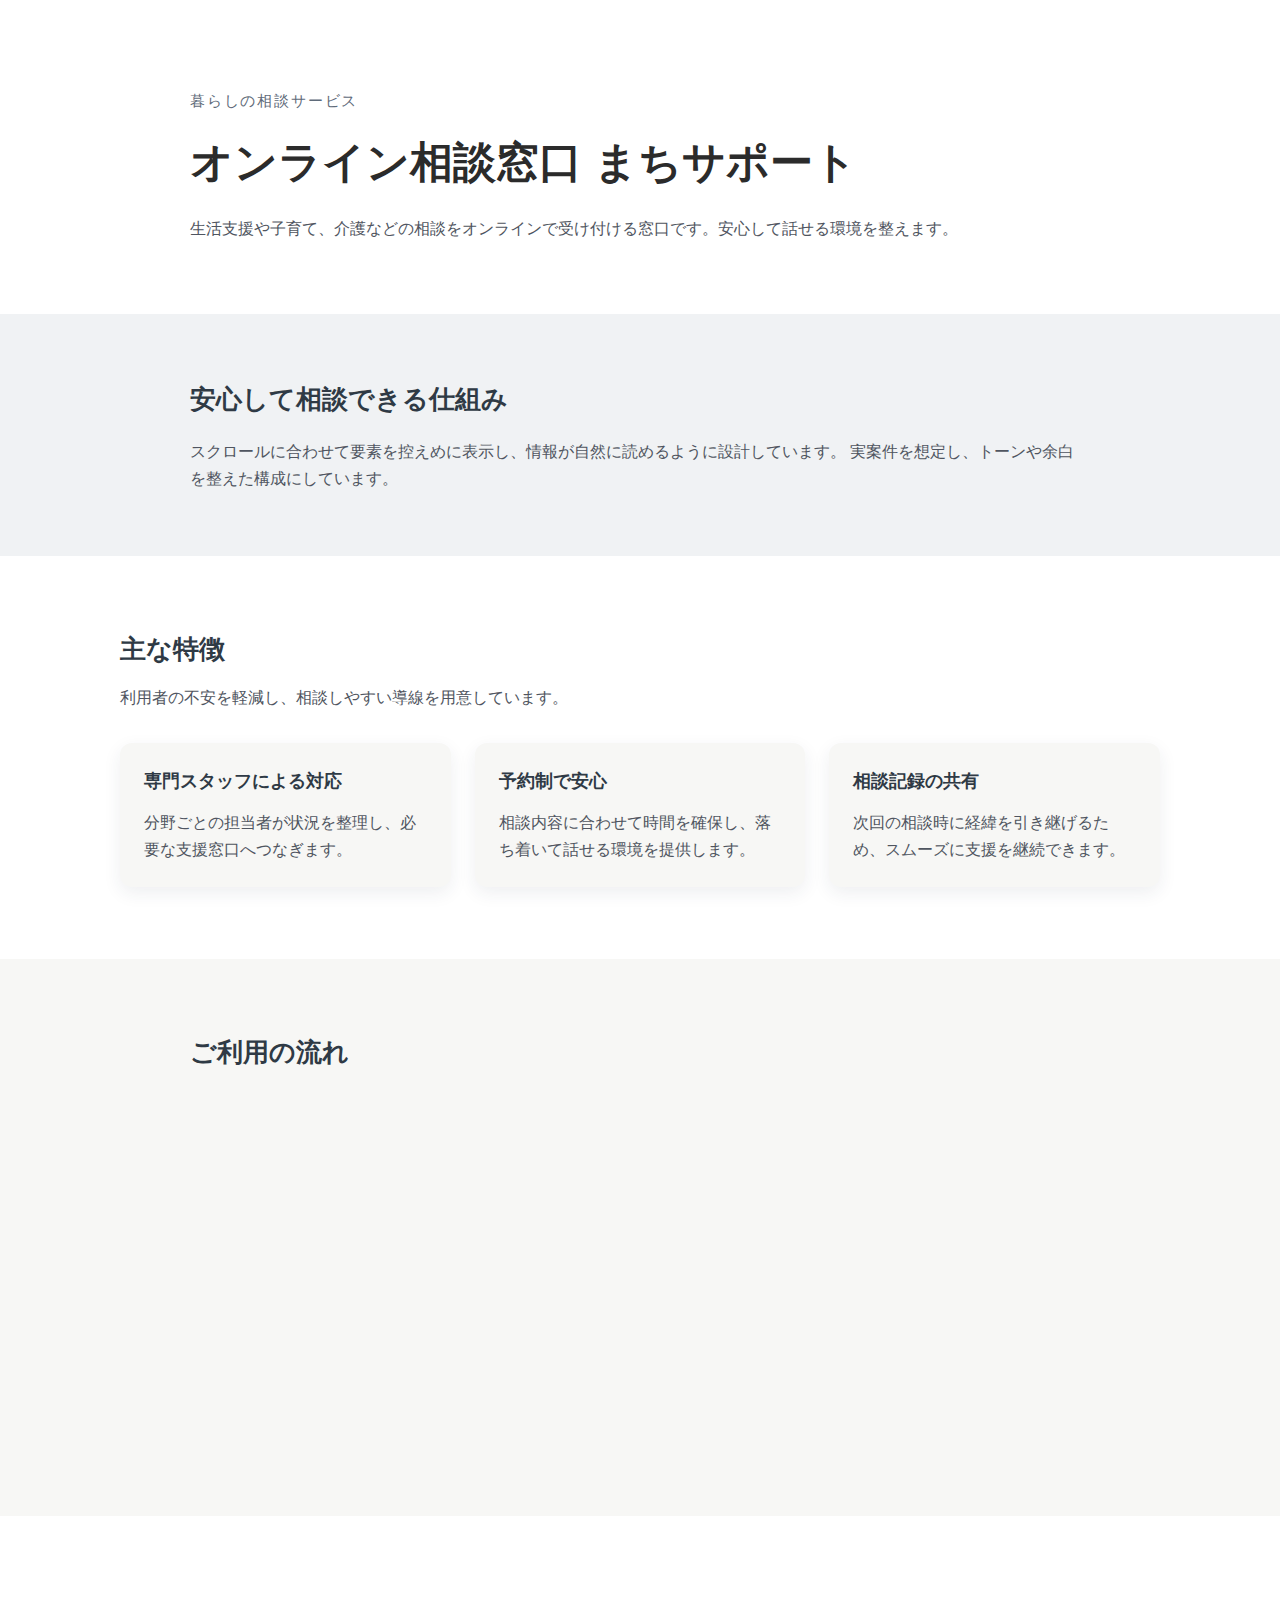
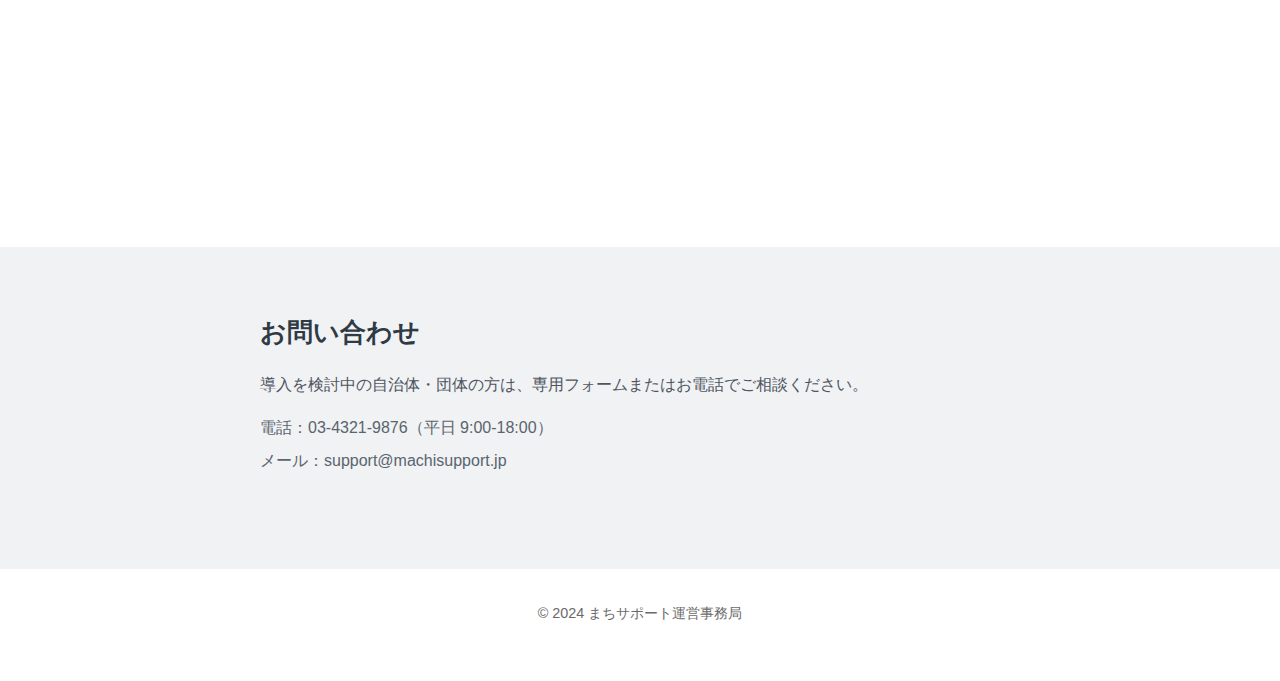
<file: study-sample/animation/index.html>
<!DOCTYPE html>
<html lang="ja">
<head>
  <meta charset="UTF-8" />
  <meta name="viewport" content="width=device-width, initial-scale=1.0" />
  <title>オンライン相談窓口 まちサポート</title>
  <link rel="stylesheet" href="css/style.css" />
</head>
<body>
  <!--
    block: page
    全体の背景と余白を管理する。
  -->
  <div class="page">
    <!--
      block: header
      サービスの概要を伝えるヘッダー。
    -->
    <header class="header">
      <div class="header__inner">
        <p class="header__label">暮らしの相談サービス</p>
        <h1 class="header__title">オンライン相談窓口 まちサポート</h1>
        <p class="header__text">
          生活支援や子育て、介護などの相談をオンラインで受け付ける窓口です。安心して話せる環境を整えます。
        </p>
      </div>
    </header>

    <!--
      block: intro
      説明文をまとめる導入セクション。
    -->
    <section class="intro">
      <div class="intro__inner">
        <h2 class="intro__title">安心して相談できる仕組み</h2>
        <p class="intro__text">
          スクロールに合わせて要素を控えめに表示し、情報が自然に読めるように設計しています。
          実案件を想定し、トーンや余白を整えた構成にしています。
        </p>
      </div>
    </section>

    <!--
      block: feature
      サービスの特徴を説明する。
    -->
    <section class="feature">
      <div class="feature__inner">
        <div class="feature__header">
          <h2 class="feature__title">主な特徴</h2>
          <p class="feature__text">利用者の不安を軽減し、相談しやすい導線を用意しています。</p>
        </div>
        <div class="feature__list">
          <article class="feature-card motion motion--fade js-reveal">
            <h3 class="feature-card__title">専門スタッフによる対応</h3>
            <p class="feature-card__text">
              分野ごとの担当者が状況を整理し、必要な支援窓口へつなぎます。
            </p>
          </article>
          <article class="feature-card motion motion--slide js-reveal">
            <h3 class="feature-card__title">予約制で安心</h3>
            <p class="feature-card__text">
              相談内容に合わせて時間を確保し、落ち着いて話せる環境を提供します。
            </p>
          </article>
          <article class="feature-card motion motion--fade js-reveal">
            <h3 class="feature-card__title">相談記録の共有</h3>
            <p class="feature-card__text">
              次回の相談時に経緯を引き継げるため、スムーズに支援を継続できます。
            </p>
          </article>
        </div>
      </div>
    </section>

    <!--
      block: guide
      利用の流れを説明する。
    -->
    <section class="guide">
      <div class="guide__inner">
        <h2 class="guide__title">ご利用の流れ</h2>
        <ol class="guide__list">
          <li class="guide__item motion motion--fade js-reveal">
            <h3 class="guide__item-title">予約フォームに入力</h3>
            <p class="guide__item-text">
              相談内容と希望日時を入力し、担当者が確認できるようにします。
            </p>
          </li>
          <li class="guide__item motion motion--slide js-reveal">
            <h3 class="guide__item-title">担当者からご連絡</h3>
            <p class="guide__item-text">
              日時調整と事前ヒアリングを行い、相談内容を整理します。
            </p>
          </li>
          <li class="guide__item motion motion--fade js-reveal">
            <h3 class="guide__item-title">オンライン相談</h3>
            <p class="guide__item-text">
              相談後に必要な手続きや次のアクションを案内します。
            </p>
          </li>
        </ol>
      </div>
    </section>

    <!--
      block: info
      補足情報をまとめる。
    -->
    <section class="info">
      <div class="info__inner">
        <div class="info__content motion motion--fade js-reveal">
          <h2 class="info__title">よくあるご質問</h2>
          <p class="info__text">
            相談内容は担当スタッフのみが確認し、外部に共有されることはありません。
            ご相談前に匿名での質問も可能です。
          </p>
        </div>
        <div class="info__content motion motion--slide js-reveal">
          <h2 class="info__title">対応時間</h2>
          <p class="info__text">
            平日9:00〜18:00に対応しています。緊急時は地域の緊急窓口をご案内します。
          </p>
        </div>
      </div>
    </section>

    <!--
      block: contact
      問い合わせ情報を整理する。
    -->
    <section class="contact">
      <div class="contact__inner">
        <h2 class="contact__title">お問い合わせ</h2>
        <p class="contact__text">
          導入を検討中の自治体・団体の方は、専用フォームまたはお電話でご相談ください。
        </p>
        <p class="contact__detail">電話：03-4321-9876（平日 9:00-18:00）</p>
        <p class="contact__detail">メール：support@machisupport.jp</p>
      </div>
    </section>

    <!--
      block: footer
      フッター
    -->
    <footer class="footer">
      <div class="footer__inner">
        <p class="footer__text">© 2024 まちサポート運営事務局</p>
      </div>
    </footer>
  </div>
  <script src="js/script.js"></script>
</body>
</html>
</file>
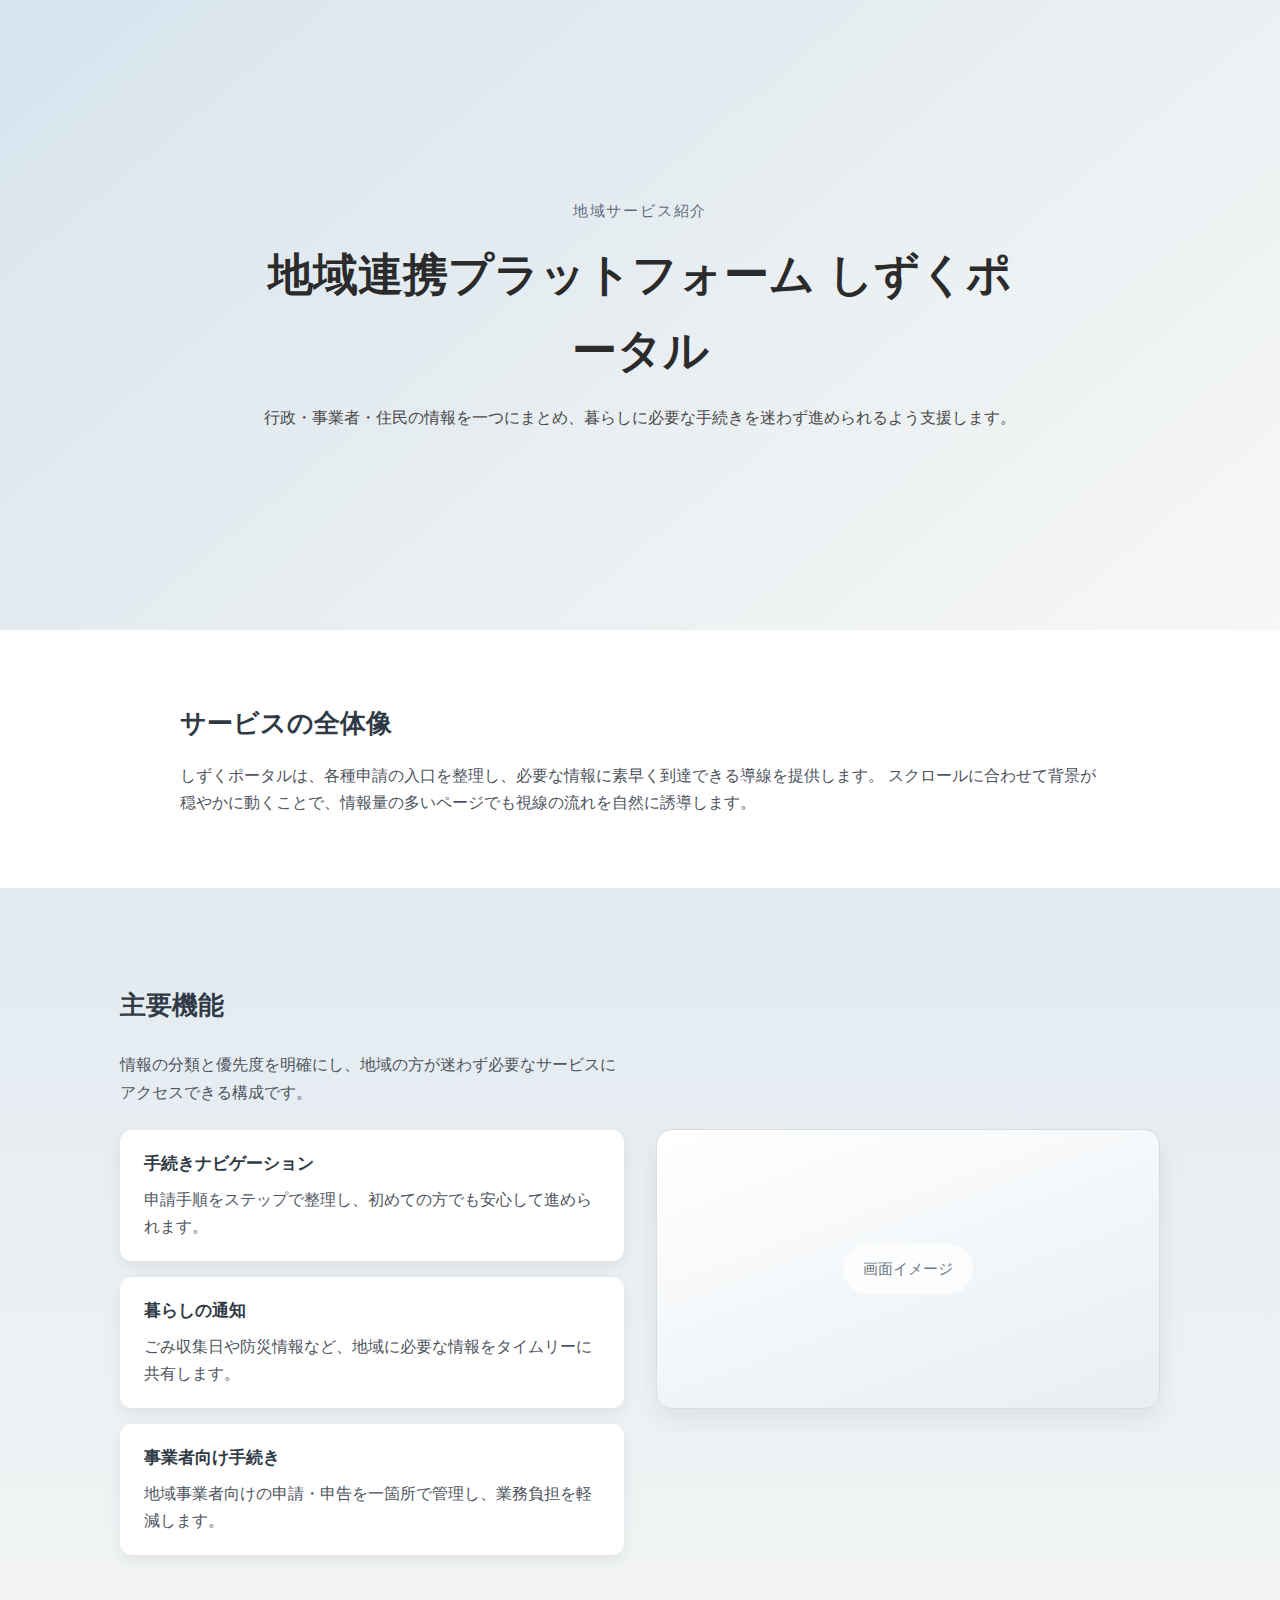
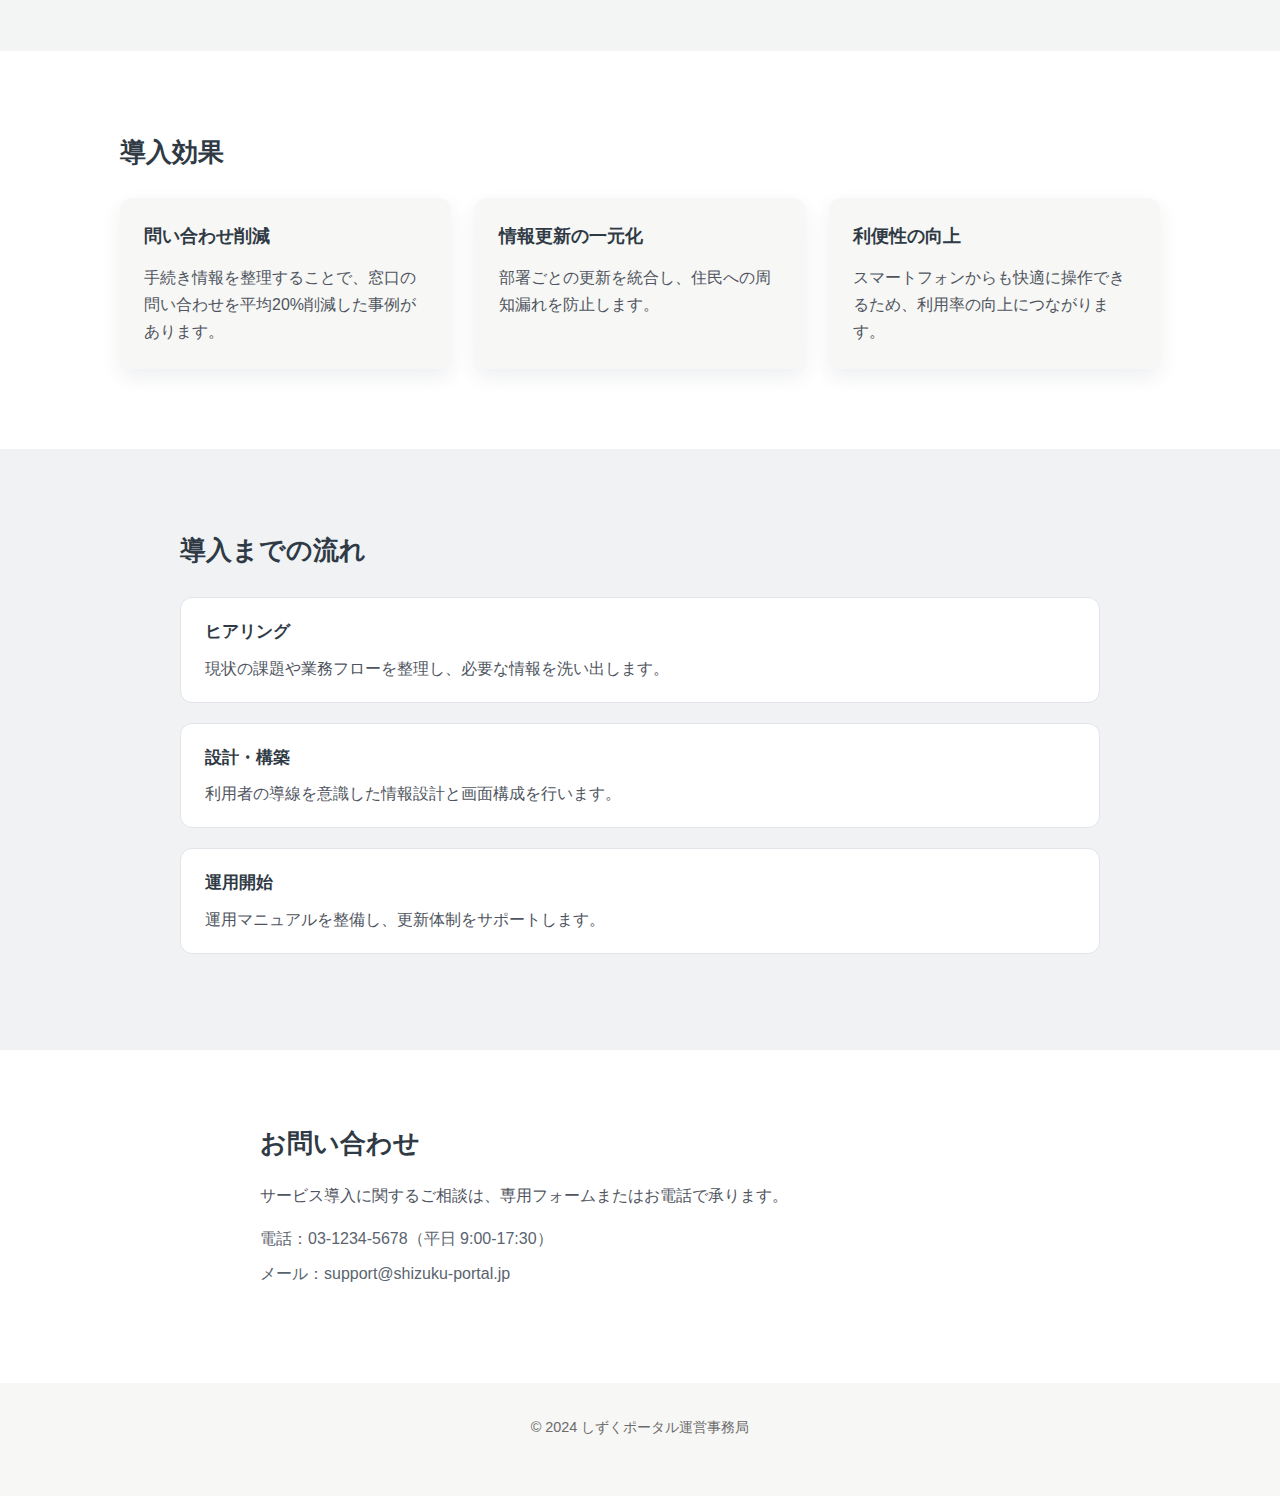
<file: study-sample/parallax/index.html>
<!DOCTYPE html>
<html lang="ja">
<head>
  <meta charset="UTF-8" />
  <meta name="viewport" content="width=device-width, initial-scale=1.0" />
  <title>地域連携プラットフォーム しずくポータル</title>
  <link rel="stylesheet" href="css/style.css" />
</head>
<body>
  <!--
    block: page
    サイト全体の背景とレイアウトを管理する。
  -->
  <div class="page">
    <!--
      block: hero
      サービスの概要を伝えるファーストビュー。
    -->
    <header class="hero">
      <div class="hero__background js-parallax" data-speed="0.25"></div>
      <div class="hero__content">
        <p class="hero__label">地域サービス紹介</p>
        <h1 class="hero__title">地域連携プラットフォーム しずくポータル</h1>
        <p class="hero__text">
          行政・事業者・住民の情報を一つにまとめ、暮らしに必要な手続きを迷わず進められるよう支援します。
        </p>
      </div>
    </header>

    <!--
      block: overview
      サービスの役割を説明するセクション。
    -->
    <section class="overview">
      <div class="overview__inner">
        <h2 class="overview__title">サービスの全体像</h2>
        <p class="overview__text">
          しずくポータルは、各種申請の入口を整理し、必要な情報に素早く到達できる導線を提供します。
          スクロールに合わせて背景が穏やかに動くことで、情報量の多いページでも視線の流れを自然に誘導します。
        </p>
      </div>
    </section>

    <!--
      block: service
      パララックスを使った情報整理の実例。
    -->
    <section class="service">
      <div class="service__background js-parallax" data-speed="0.18"></div>
      <div class="service__inner">
        <div class="service__content">
          <h2 class="service__title">主要機能</h2>
          <p class="service__text">
            情報の分類と優先度を明確にし、地域の方が迷わず必要なサービスにアクセスできる構成です。
          </p>
          <ul class="service__list">
            <li class="service__item">
              <h3 class="service__item-title">手続きナビゲーション</h3>
              <p class="service__item-text">
                申請手順をステップで整理し、初めての方でも安心して進められます。
              </p>
            </li>
            <li class="service__item">
              <h3 class="service__item-title">暮らしの通知</h3>
              <p class="service__item-text">
                ごみ収集日や防災情報など、地域に必要な情報をタイムリーに共有します。
              </p>
            </li>
            <li class="service__item">
              <h3 class="service__item-title">事業者向け手続き</h3>
              <p class="service__item-text">
                地域事業者向けの申請・申告を一箇所で管理し、業務負担を軽減します。
              </p>
            </li>
          </ul>
        </div>
        <div class="service__visual js-parallax" data-speed="0.32">
          <p class="service__visual-label">画面イメージ</p>
        </div>
      </div>
    </section>

    <!--
      block: benefit
      導入効果を整理して伝える。
    -->
    <section class="benefit">
      <div class="benefit__inner">
        <h2 class="benefit__title">導入効果</h2>
        <div class="benefit__cards">
          <article class="benefit-card js-parallax" data-speed="0.12">
            <h3 class="benefit-card__title">問い合わせ削減</h3>
            <p class="benefit-card__text">
              手続き情報を整理することで、窓口の問い合わせを平均20%削減した事例があります。
            </p>
          </article>
          <article class="benefit-card js-parallax" data-speed="0.2">
            <h3 class="benefit-card__title">情報更新の一元化</h3>
            <p class="benefit-card__text">
              部署ごとの更新を統合し、住民への周知漏れを防止します。
            </p>
          </article>
          <article class="benefit-card js-parallax" data-speed="0.16">
            <h3 class="benefit-card__title">利便性の向上</h3>
            <p class="benefit-card__text">
              スマートフォンからも快適に操作できるため、利用率の向上につながります。
            </p>
          </article>
        </div>
      </div>
    </section>

    <!--
      block: flow
      導入までの流れを説明する。
    -->
    <section class="flow">
      <div class="flow__inner">
        <h2 class="flow__title">導入までの流れ</h2>
        <ol class="flow__list">
          <li class="flow__item">
            <h3 class="flow__item-title">ヒアリング</h3>
            <p class="flow__item-text">現状の課題や業務フローを整理し、必要な情報を洗い出します。</p>
          </li>
          <li class="flow__item">
            <h3 class="flow__item-title">設計・構築</h3>
            <p class="flow__item-text">利用者の導線を意識した情報設計と画面構成を行います。</p>
          </li>
          <li class="flow__item">
            <h3 class="flow__item-title">運用開始</h3>
            <p class="flow__item-text">運用マニュアルを整備し、更新体制をサポートします。</p>
          </li>
        </ol>
      </div>
    </section>

    <!--
      block: contact
      問い合わせ導線。
    -->
    <section class="contact">
      <div class="contact__inner">
        <h2 class="contact__title">お問い合わせ</h2>
        <p class="contact__text">
          サービス導入に関するご相談は、専用フォームまたはお電話で承ります。
        </p>
        <div class="contact__details">
          <p class="contact__detail">電話：03-1234-5678（平日 9:00-17:30）</p>
          <p class="contact__detail">メール：support@shizuku-portal.jp</p>
        </div>
      </div>
    </section>

    <!--
      block: footer
      フッター情報。
    -->
    <footer class="footer">
      <div class="footer__inner">
        <p class="footer__text">© 2024 しずくポータル運営事務局</p>
      </div>
    </footer>
  </div>
  <script src="js/script.js"></script>
</body>
</html>
</file>
<file: study-sample/animation/css/style.css>
@charset "UTF-8";

/*
  リセットCSS（最小限）
*/
*,
*::before,
*::after {
  box-sizing: border-box;
}

body,
h1,
h2,
h3,
p,
ul,
ol {
  margin: 0;
}

ul,
ol {
  padding: 0;
  list-style: none;
}

body {
  font-family: "Hiragino Sans", "Noto Sans JP", "Yu Gothic", "Meiryo", sans-serif;
  color: #2b2b2b;
  background-color: #f7f7f5;
  line-height: 1.7;
}

/*
  block: page
  全体の背景と余白
*/
.page {
  overflow-x: hidden;
}

/*
  block: header
  ページの導入部分
*/
.header {
  padding: 88px 24px 72px;
  background-color: #ffffff;
}

.header__inner {
  max-width: 900px;
  margin: 0 auto;
}

.header__label {
  font-size: 0.95rem;
  letter-spacing: 0.12em;
  color: #5f6b7a;
  margin-bottom: 12px;
}

.header__title {
  font-size: clamp(1.9rem, 4vw, 2.7rem);
  margin-bottom: 16px;
}

.header__text {
  color: #4f5560;
}

/*
  block: intro
  学習意図を含めた説明
*/
.intro {
  padding: 64px 24px;
  background-color: #f0f2f4;
}

.intro__inner {
  max-width: 900px;
  margin: 0 auto;
}

.intro__title {
  font-size: 1.6rem;
  margin-bottom: 16px;
  color: #2f3a45;
}

.intro__text {
  color: #4f5560;
}

/*
  block: feature
  サービス特徴
*/
.feature {
  padding: 72px 24px;
  background-color: #ffffff;
}

.feature__inner {
  max-width: 1040px;
  margin: 0 auto;
  display: grid;
  gap: 32px;
}

.feature__header {
  display: grid;
  gap: 12px;
}

.feature__title {
  font-size: 1.6rem;
  color: #2f3a45;
}

.feature__text {
  color: #4f5560;
}

.feature__list {
  display: grid;
  gap: 24px;
  grid-template-columns: repeat(auto-fit, minmax(240px, 1fr));
}

/*
  block: feature-card
  特徴カード
*/
.feature-card {
  background-color: #f7f7f5;
  border-radius: 12px;
  padding: 24px;
  box-shadow: 0 6px 18px rgba(38, 55, 72, 0.08);
}

.feature-card__title {
  font-size: 1.1rem;
  margin-bottom: 12px;
  color: #2f3a45;
}

.feature-card__text {
  color: #4f5560;
}

/*
  block: guide
  利用フロー
*/
.guide {
  padding: 72px 24px;
  background-color: #f7f7f5;
}

.guide__inner {
  max-width: 900px;
  margin: 0 auto;
}

.guide__title {
  font-size: 1.6rem;
  margin-bottom: 20px;
  color: #2f3a45;
}

.guide__list {
  display: grid;
  gap: 16px;
}

.guide__item {
  background-color: #ffffff;
  border-radius: 12px;
  padding: 20px 24px;
  border: 1px solid #e1e5ea;
}

.guide__item-title {
  font-size: 1.05rem;
  margin-bottom: 8px;
  color: #2f3a45;
}

.guide__item-text {
  color: #4f5560;
}

/*
  block: info
  補足情報
*/
.info {
  padding: 72px 24px 88px;
  background-color: #ffffff;
}

.info__inner {
  max-width: 900px;
  margin: 0 auto;
  display: grid;
  gap: 24px;
  grid-template-columns: repeat(auto-fit, minmax(260px, 1fr));
}

.info__content {
  background-color: #f7f7f5;
  border-radius: 12px;
  padding: 24px;
  box-shadow: 0 6px 18px rgba(38, 55, 72, 0.08);
}

.info__title {
  font-size: 1.1rem;
  margin-bottom: 12px;
  color: #2f3a45;
}

.info__text {
  color: #4f5560;
}

/*
  block: contact
  問い合わせ
*/
.contact {
  padding: 64px 24px 88px;
  background-color: #f0f2f4;
}

.contact__inner {
  max-width: 760px;
  margin: 0 auto;
}

.contact__title {
  font-size: 1.6rem;
  margin-bottom: 16px;
  color: #2f3a45;
}

.contact__text {
  color: #4f5560;
  margin-bottom: 16px;
}

.contact__detail {
  color: #5a646e;
  margin-bottom: 6px;
}

/*
  block: footer
  フッター
*/
.footer {
  padding: 32px 24px 56px;
  background-color: #ffffff;
  text-align: center;
}

.footer__inner {
  max-width: 720px;
  margin: 0 auto;
}

.footer__text {
  color: #6a6a6a;
  font-size: 0.9rem;
}

/*
  block: motion
  スクロール表示アニメーション（JSで modifier を付与）
*/
.motion {
  opacity: 0;
  transform: translateY(24px);
  transition: opacity 0.6s ease, transform 0.6s ease;
}

.motion--slide {
  transform: translateY(32px);
}

.motion--visible {
  opacity: 1;
  transform: translateY(0);
}
</file>
<file: study-sample/parallax/css/style.css>
@charset "UTF-8";

/*
  リセットCSS（最小限）
*/
*,
*::before,
*::after {
  box-sizing: border-box;
}

body,
h1,
h2,
h3,
p,
ul,
ol {
  margin: 0;
}

ul,
ol {
  padding: 0;
  list-style: none;
}

body {
  font-family: "Hiragino Sans", "Noto Sans JP", "Yu Gothic", "Meiryo", sans-serif;
  color: #2b2b2b;
  background-color: #f7f7f5;
  line-height: 1.7;
}

img {
  max-width: 100%;
  height: auto;
}

/*
  block: page
  サイト全体の余白管理
*/
.page {
  overflow-x: hidden;
}

/*
  block: hero
  ファーストビュー
*/
.hero {
  position: relative;
  min-height: 70vh;
  display: flex;
  align-items: center;
  justify-content: center;
  padding: 96px 24px;
  text-align: center;
  background-color: #eef2f5;
}

.hero__background {
  position: absolute;
  inset: 0;
  background: linear-gradient(140deg, #d7e4ee 0%, #f7f7f5 100%);
  z-index: 0;
  transform: translateY(0);
}

.hero__content {
  position: relative;
  z-index: 1;
  max-width: 760px;
}

.hero__label {
  font-size: 0.95rem;
  letter-spacing: 0.12em;
  color: #5f6b7a;
  margin-bottom: 12px;
}

.hero__title {
  font-size: clamp(1.9rem, 4vw, 2.8rem);
  margin-bottom: 16px;
}

.hero__text {
  font-size: 1rem;
  color: #4b4b4b;
}

/*
  block: overview
  サービスの説明をまとめる
*/
.overview {
  padding: 72px 24px;
  background-color: #ffffff;
}

.overview__inner {
  max-width: 920px;
  margin: 0 auto;
}

.overview__title {
  font-size: 1.6rem;
  margin-bottom: 16px;
  color: #2f3a45;
}

.overview__text {
  color: #4f5560;
}

/*
  block: service
  機能説明セクション
*/
.service {
  position: relative;
  padding: 96px 24px;
  background-color: #f7f7f5;
  overflow: hidden;
}

.service__background {
  position: absolute;
  inset: -20% 0;
  background: linear-gradient(180deg, rgba(205, 222, 238, 0.6) 0%, rgba(247, 247, 245, 0.2) 100%);
  z-index: 0;
  transform: translateY(0);
}

.service__inner {
  position: relative;
  z-index: 1;
  max-width: 1040px;
  margin: 0 auto;
  display: grid;
  gap: 32px;
  grid-template-columns: repeat(auto-fit, minmax(280px, 1fr));
  align-items: center;
}

.service__content {
  display: grid;
  gap: 24px;
}

.service__title {
  font-size: 1.6rem;
  color: #2f3a45;
}

.service__text {
  color: #4f5560;
}

.service__list {
  display: grid;
  gap: 16px;
}

.service__item {
  background-color: #ffffff;
  border-radius: 12px;
  padding: 20px 24px;
  box-shadow: 0 6px 16px rgba(38, 55, 72, 0.08);
}

.service__item-title {
  font-size: 1.05rem;
  margin-bottom: 8px;
  color: #2f3a45;
}

.service__item-text {
  color: #4f5560;
}

.service__visual {
  min-height: 280px;
  border-radius: 16px;
  background: linear-gradient(160deg, #ffffff 0%, #e8eef3 100%);
  display: flex;
  align-items: center;
  justify-content: center;
  color: #6c7885;
  font-size: 0.95rem;
  border: 1px solid #d8dde2;
  box-shadow: 0 12px 24px rgba(38, 55, 72, 0.08);
  transform: translateY(0);
}

.service__visual-label {
  padding: 12px 20px;
  background-color: rgba(255, 255, 255, 0.7);
  border-radius: 999px;
}

/*
  block: benefit
  導入効果のカード
*/
.benefit {
  padding: 80px 24px;
  background-color: #ffffff;
}

.benefit__inner {
  max-width: 1040px;
  margin: 0 auto;
}

.benefit__title {
  font-size: 1.6rem;
  margin-bottom: 24px;
  color: #2f3a45;
}

.benefit__cards {
  display: grid;
  gap: 24px;
  grid-template-columns: repeat(auto-fit, minmax(240px, 1fr));
}

.benefit-card {
  background-color: #f7f7f5;
  border-radius: 12px;
  padding: 24px;
  box-shadow: 0 8px 20px rgba(38, 55, 72, 0.08);
  transform: translateY(0);
}

.benefit-card__title {
  font-size: 1.1rem;
  margin-bottom: 12px;
  color: #2f3a45;
}

.benefit-card__text {
  color: #4f5560;
}

/*
  block: flow
  導入フロー
*/
.flow {
  padding: 80px 24px 96px;
  background-color: #f0f2f4;
}

.flow__inner {
  max-width: 920px;
  margin: 0 auto;
}

.flow__title {
  font-size: 1.6rem;
  margin-bottom: 24px;
  color: #2f3a45;
}

.flow__list {
  display: grid;
  gap: 20px;
}

.flow__item {
  background-color: #ffffff;
  border-radius: 12px;
  padding: 20px 24px;
  border: 1px solid #e1e5ea;
}

.flow__item-title {
  font-size: 1.05rem;
  margin-bottom: 8px;
  color: #2f3a45;
}

.flow__item-text {
  color: #4f5560;
}

/*
  block: contact
  お問い合わせ
*/
.contact {
  padding: 72px 24px 96px;
  background-color: #ffffff;
}

.contact__inner {
  max-width: 760px;
  margin: 0 auto;
}

.contact__title {
  font-size: 1.6rem;
  margin-bottom: 16px;
  color: #2f3a45;
}

.contact__text {
  color: #4f5560;
  margin-bottom: 16px;
}

.contact__details {
  display: grid;
  gap: 8px;
  color: #5a646e;
}

/*
  block: footer
  フッター
*/
.footer {
  padding: 32px 24px 56px;
  background-color: #f7f7f5;
  text-align: center;
}

.footer__inner {
  max-width: 720px;
  margin: 0 auto;
}

.footer__text {
  color: #6a6a6a;
  font-size: 0.9rem;
}
</file>
